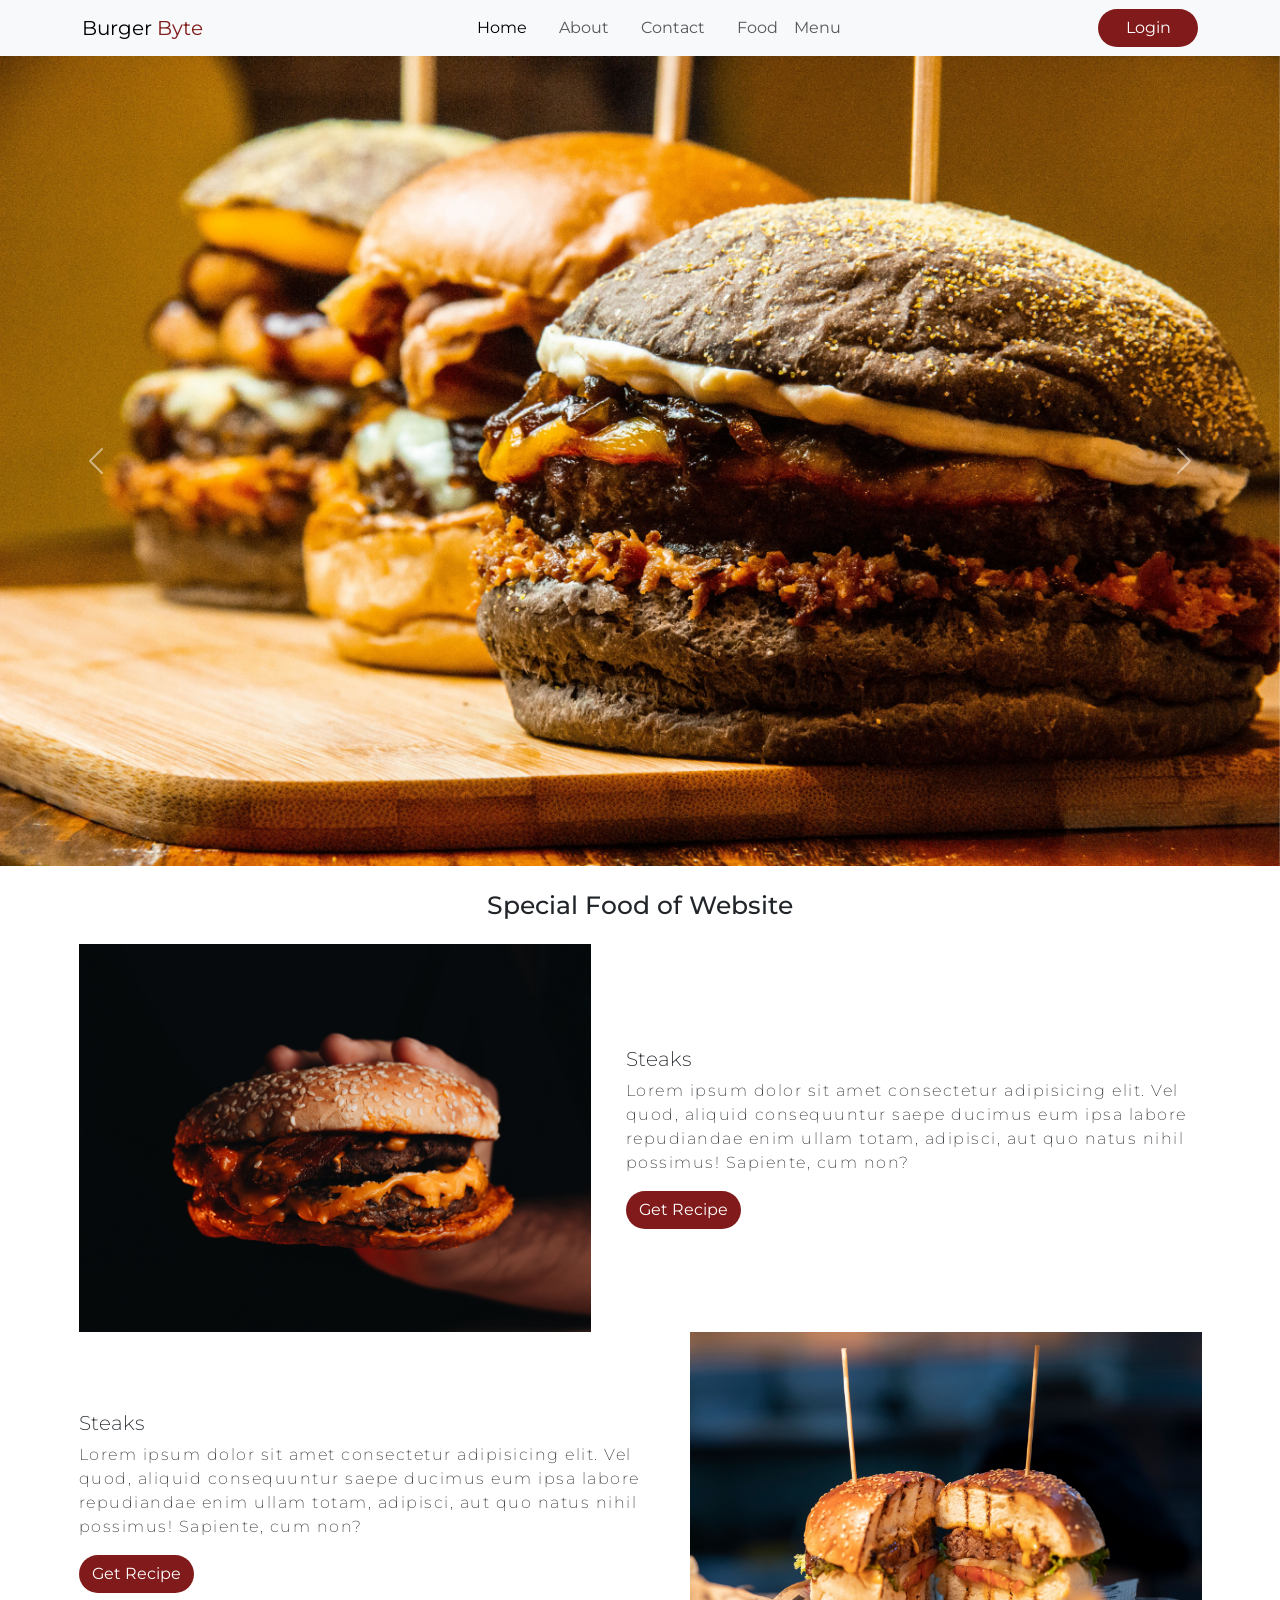
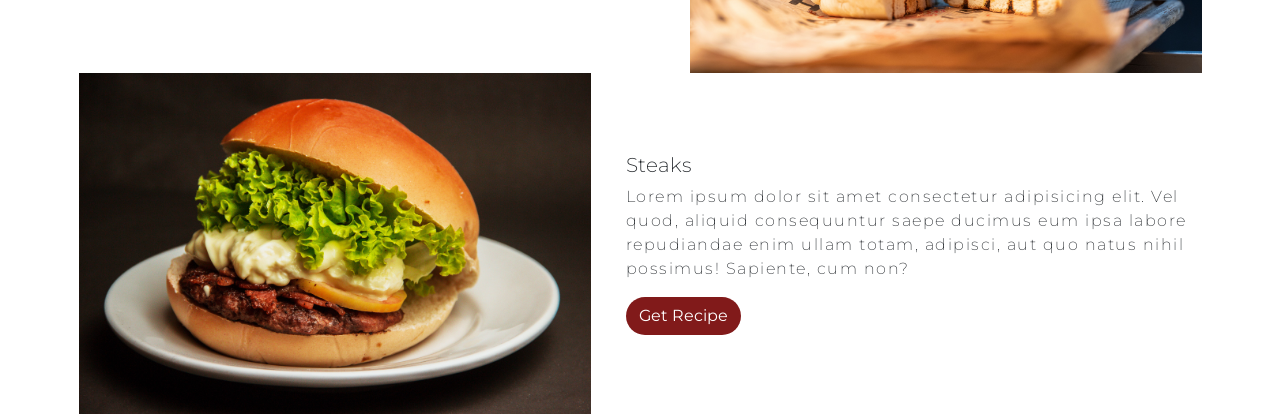
<file: index.html>
<!DOCTYPE html>
<html lang="en">

<head>
    <meta charset="UTF-8">
    <meta name="viewport" content="width=device-width, initial-scale=1.0">
    <title>Food Website</title>
    <link href="https://cdn.jsdelivr.net/npm/bootstrap@5.3.8/dist/css/bootstrap.min.css" rel="stylesheet"
        integrity="sha384-sRIl4kxILFvY47J16cr9ZwB07vP4J8+LH7qKQnuqkuIAvNWLzeN8tE5YBujZqJLB" crossorigin="anonymous">

    <!-- Custom CSS -->
    <link rel="stylesheet" href="style.css">
    <!-- Google fonts -->
    <style>
        @import url('https://fonts.googleapis.com/css2?family=Montserrat:ital,wght@0,100..900;1,100..900&display=swap');
    </style>
</head>

<body>
    <!-- Navbar -->
    <nav class="navbar navbar-expand-lg bg-body-tertiary">
        <div class="container">
            <a class="navbar-brand navbar-logo-text" href="#">Burger <span>Byte</span></a>
            <button class="navbar-toggler" type="button" data-bs-toggle="collapse"
                data-bs-target="#navbarSupportedContent" aria-controls="navbarSupportedContent" aria-expanded="false"
                aria-label="Toggle navigation">
                <span class="navbar-toggler-icon"></span>
            </button>
            <div class="collapse navbar-collapse" id="navbarSupportedContent">
                <ul class="navbar-nav me-auto ms-auto mb-2 mb-lg-0">
                    <li class="nav-item">
                        <a class="nav-link active pe-4" aria-current="page" href="/index.html">Home</a>
                    </li>
                    <li class="nav-item">
                        <a class="nav-link pe-4" href="/about.html">About</a>
                    </li>
                    <li class="nav-item">
                        <a class="nav-link pe-4" href="/contact.html">Contact</a>
                    </li>
                    <li class="nav-item">
                        <a class="nav-link" href="/food.html">Food</a>
                    </li>
                    <li class="nav-item">
                        <a class="nav-link" href="/menuItem.html">Menu</a>
                    </li>
                </ul>
                <form class="d-flex" role="search">
                    <button class="btn nav-btn" type="submit">Login</button>
                </form>
            </div>
        </div>
    </nav>

    <!-- Slider Section -->
    <div id="carouselExample" class="carousel slide">
        <div class="carousel-inner">
            <div class="carousel-item active">
                <img src="burger-images/burger-1.jpg" class="d-block w-100" alt="...">
            </div>
            <div class="carousel-item">
                <img src="burger-images/burger-2.jpg" class="d-block w-100" alt="...">
            </div>
            <div class="carousel-item">
                <img src="burger-images/burger-6.jpg" class="d-block w-100" alt="...">
            </div>
        </div>
        <button class="carousel-control-prev" type="button" data-bs-target="#carouselExample" data-bs-slide="prev">
            <span class="carousel-control-prev-icon" aria-hidden="true"></span>
            <span class="visually-hidden">Previous</span>
        </button>
        <button class="carousel-control-next" type="button" data-bs-target="#carouselExample" data-bs-slide="next">
            <span class="carousel-control-next-icon" aria-hidden="true"></span>
            <span class="visually-hidden">Next</span>
        </button>
    </div>

    <h1 class="mt-4 mb-4 text-center food-heading">Special Food of Website</h1>
    <section class="home-food-section">
        <div class="food">
            <img src="burger-images/burger-2.jpg" alt="">
            <div class="food-text">
                <h3>Steaks</h3>
                <p>Lorem ipsum dolor sit amet consectetur adipisicing elit. Vel quod, aliquid consequuntur saepe ducimus
                    eum ipsa labore repudiandae enim ullam totam, adipisci, aut quo natus nihil possimus! Sapiente, cum
                    non?</p>
                <button class="btn home-food-section-btn">Get Recipe</button>

            </div>
        </div>
        <div class="food reverse">
            <img src="burger-images/burger-9.jpg" alt="">
            <div class="food-text">
                <h3>Steaks</h3>
                <p>Lorem ipsum dolor sit amet consectetur adipisicing elit. Vel quod, aliquid consequuntur saepe ducimus
                    eum ipsa labore repudiandae enim ullam totam, adipisci, aut quo natus nihil possimus! Sapiente, cum
                    non?</p>
                <button class="btn home-food-section-btn">Get Recipe</button>

            </div>
        </div>
        <div class="food">
            <img src="burger-images/burger-6.jpg" alt="">
            <div class="food-text">
                <h3>Steaks</h3>
                <p>Lorem ipsum dolor sit amet consectetur adipisicing elit. Vel quod, aliquid consequuntur saepe ducimus
                    eum ipsa labore repudiandae enim ullam totam, adipisci, aut quo natus nihil possimus! Sapiente, cum
                    non?</p>
                <button class="btn home-food-section-btn">Get Recipe</button>

            </div>
        </div>
    </section>

    <!-- Footer Section -->


    <script src="https://cdn.jsdelivr.net/npm/bootstrap@5.3.8/dist/js/bootstrap.bundle.min.js"
        integrity="sha384-FKyoEForCGlyvwx9Hj09JcYn3nv7wiPVlz7YYwJrWVcXK/BmnVDxM+D2scQbITxI"
        crossorigin="anonymous"></script>
</body>

</html>
</file>
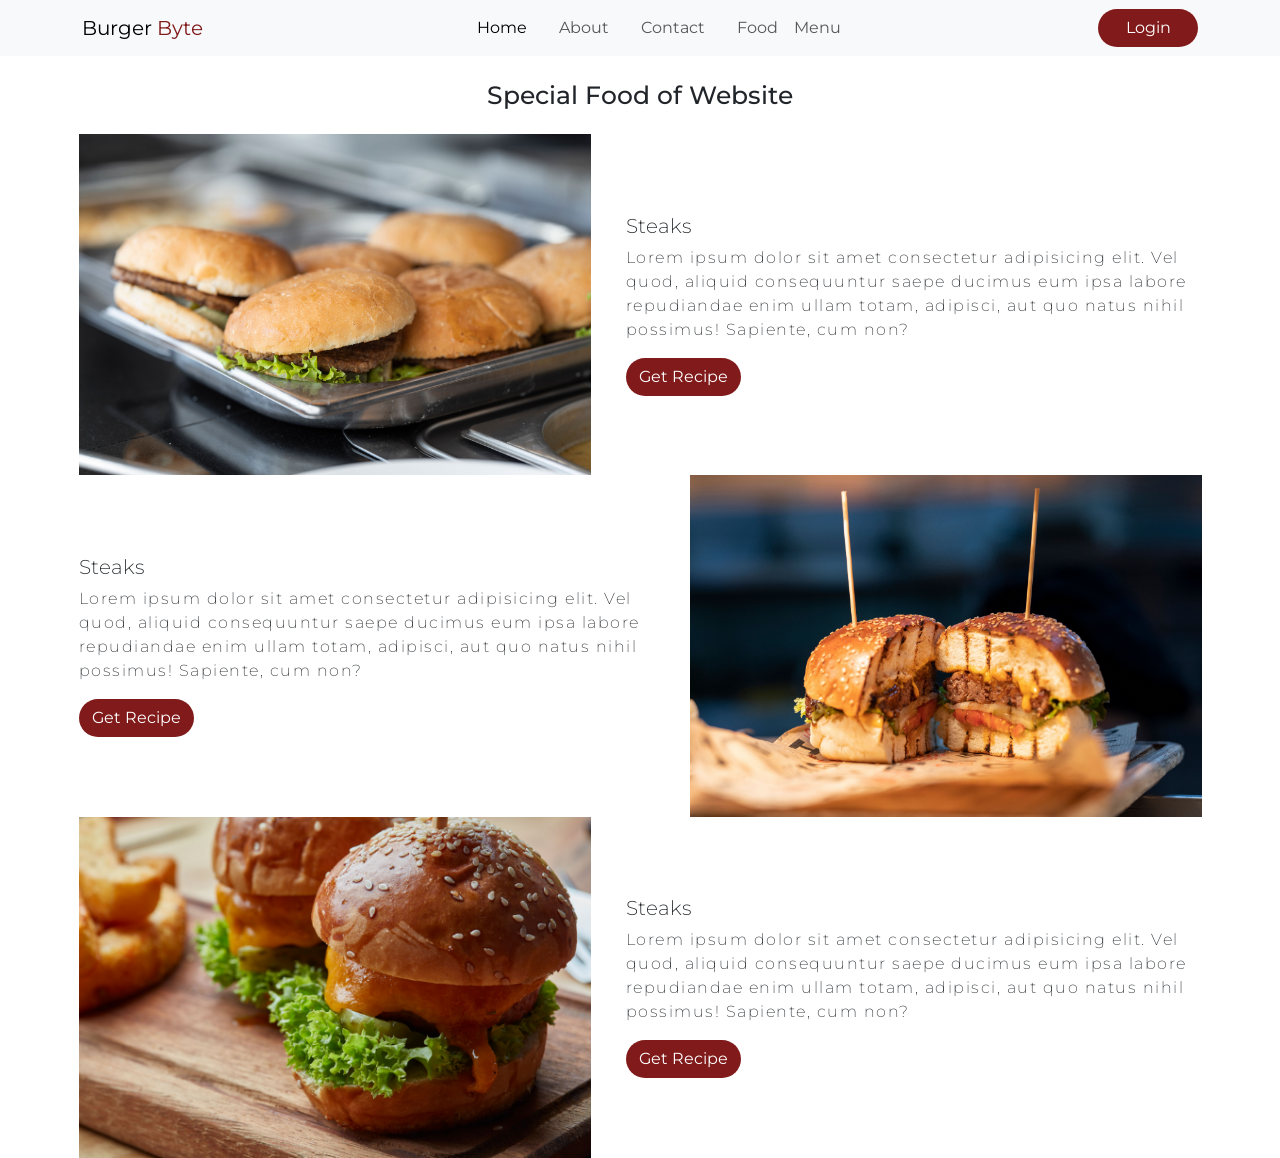
<file: about.html>
<!DOCTYPE html>
<html lang="en">

<head>
    <meta charset="UTF-8">
    <meta name="viewport" content="width=device-width, initial-scale=1.0">
    <title>About</title>
    <link href="https://cdn.jsdelivr.net/npm/bootstrap@5.3.8/dist/css/bootstrap.min.css" rel="stylesheet"
        integrity="sha384-sRIl4kxILFvY47J16cr9ZwB07vP4J8+LH7qKQnuqkuIAvNWLzeN8tE5YBujZqJLB" crossorigin="anonymous">

    <!-- Custom CSS -->
    <link rel="stylesheet" href="style.css">
    <!-- Google fonts -->
    <style>
        @import url('https://fonts.googleapis.com/css2?family=Montserrat:ital,wght@0,100..900;1,100..900&display=swap');
    </style>
</head>

<body>
    <!-- Navbar -->
    <nav class="navbar navbar-expand-lg bg-body-tertiary">
        <div class="container">
            <a class="navbar-brand navbar-logo-text" href="#">Burger <span>Byte</span></a>
            <button class="navbar-toggler" type="button" data-bs-toggle="collapse"
                data-bs-target="#navbarSupportedContent" aria-controls="navbarSupportedContent" aria-expanded="false"
                aria-label="Toggle navigation">
                <span class="navbar-toggler-icon"></span>
            </button>
            <div class="collapse navbar-collapse" id="navbarSupportedContent">
                <ul class="navbar-nav me-auto ms-auto mb-2 mb-lg-0">
                    <li class="nav-item">
                        <a class="nav-link active pe-4" aria-current="page" href="/index.html">Home</a>
                    </li>
                    <li class="nav-item">
                        <a class="nav-link pe-4" href="/about.html">About</a>
                    </li>
                    <li class="nav-item">
                        <a class="nav-link pe-4" href="/contact.html">Contact</a>
                    </li>
                    <li class="nav-item">
                        <a class="nav-link" href="/food.html">Food</a>
                    </li>
                    <li class="nav-item">
                        <a class="nav-link" href="/menuItem.html">Menu</a>
                    </li>
                </ul>
                <form class="d-flex" role="search">
                    <button class="btn nav-btn" type="submit">Login</button>
                </form>
            </div>
        </div>
    </nav>

    <!-- About us -->
    <h1 class="mt-4 mb-4 text-center food-heading">Special Food of Website</h1>
    <section class="home-food-section">
        <div class="food">
            <img src="burger-images/burger-8.jpg" alt="">
            <div class="food-text">
                <h3>Steaks</h3>
                <p>Lorem ipsum dolor sit amet consectetur adipisicing elit. Vel quod, aliquid consequuntur saepe ducimus
                    eum ipsa labore repudiandae enim ullam totam, adipisci, aut quo natus nihil possimus! Sapiente, cum
                    non?</p>
                <button class="btn home-food-section-btn">Get Recipe</button>

            </div>
        </div>
        <div class="food reverse">
            <img src="burger-images/burger-9.jpg" alt="">
            <div class="food-text">
                <h3>Steaks</h3>
                <p>Lorem ipsum dolor sit amet consectetur adipisicing elit. Vel quod, aliquid consequuntur saepe ducimus
                    eum ipsa labore repudiandae enim ullam totam, adipisci, aut quo natus nihil possimus! Sapiente, cum
                    non?</p>
                <button class="btn home-food-section-btn">Get Recipe</button>

            </div>
        </div>
        <div class="food">
            <img src="burger-images/burger-10.jpg" alt="">
            <div class="food-text">
                <h3>Steaks</h3>
                <p>Lorem ipsum dolor sit amet consectetur adipisicing elit. Vel quod, aliquid consequuntur saepe ducimus
                    eum ipsa labore repudiandae enim ullam totam, adipisci, aut quo natus nihil possimus! Sapiente, cum
                    non?</p>
                <button class="btn home-food-section-btn">Get Recipe</button>

            </div>
        </div>
    </section>

    <script src="https://cdn.jsdelivr.net/npm/bootstrap@5.3.8/dist/js/bootstrap.bundle.min.js"
        integrity="sha384-FKyoEForCGlyvwx9Hj09JcYn3nv7wiPVlz7YYwJrWVcXK/BmnVDxM+D2scQbITxI"
        crossorigin="anonymous"></script>
</body>

</html>
</file>
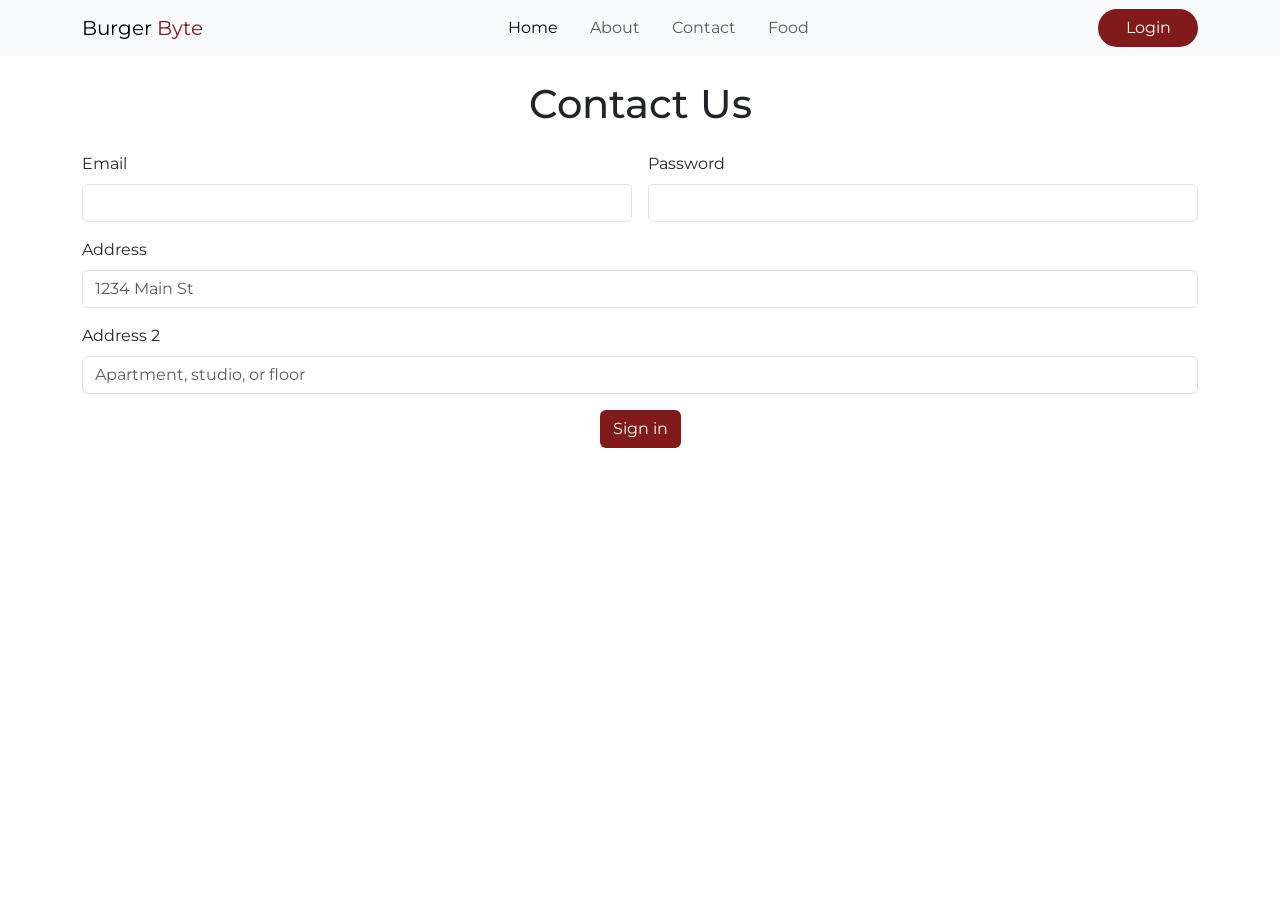
<file: contact.html>
<!DOCTYPE html>
<html lang="en">

<head>
    <meta charset="UTF-8">
    <meta name="viewport" content="width=device-width, initial-scale=1.0">
    <title>Contact us</title>
    <link href="https://cdn.jsdelivr.net/npm/bootstrap@5.3.8/dist/css/bootstrap.min.css" rel="stylesheet"
        integrity="sha384-sRIl4kxILFvY47J16cr9ZwB07vP4J8+LH7qKQnuqkuIAvNWLzeN8tE5YBujZqJLB" crossorigin="anonymous">

    <!-- Custom CSS -->
    <link rel="stylesheet" href="style.css">
    <!-- Google fonts -->
    <style>
        @import url('https://fonts.googleapis.com/css2?family=Montserrat:ital,wght@0,100..900;1,100..900&display=swap');
    </style>
</head>

<body>
    <!-- Navbar -->
    <nav class="navbar navbar-expand-lg bg-body-tertiary">
        <div class="container">
            <a class="navbar-brand navbar-logo-text" href="#">Burger <span>Byte</span></a>
            <button class="navbar-toggler" type="button" data-bs-toggle="collapse"
                data-bs-target="#navbarSupportedContent" aria-controls="navbarSupportedContent" aria-expanded="false"
                aria-label="Toggle navigation">
                <span class="navbar-toggler-icon"></span>
            </button>
            <div class="collapse navbar-collapse" id="navbarSupportedContent">
                <ul class="navbar-nav me-auto ms-auto mb-2 mb-lg-0">
                    <li class="nav-item">
                        <a class="nav-link active pe-4" aria-current="page" href="/index.html">Home</a>
                    </li>
                    <li class="nav-item">
                        <a class="nav-link pe-4" href="/about.html">About</a>
                    </li>
                    <li class="nav-item">
                        <a class="nav-link pe-4" href="/contact.html">Contact</a>
                    </li>
                    <li class="nav-item">
                        <a class="nav-link" href="/food.html">Food</a>
                    </li>
                </ul>
                <form class="d-flex" role="search">
                    <button class="btn nav-btn" type="submit">Login</button>
                </form>
            </div>
        </div>
    </nav>

    <!-- contact us form -->
    <h1 class="text-center mt-4 mb-4">Contact Us</h1>
    <div class="container">
        <form class="row g-3">
            <div class="col-md-6">
                <label for="inputEmail4" class="form-label">Email</label>
                <input type="email" class="form-control" id="inputEmail4">
            </div>
            <div class="col-md-6">
                <label for="inputPassword4" class="form-label">Password</label>
                <input type="password" class="form-control" id="inputPassword4">
            </div>
            <div class="col-12">
                <label for="inputAddress" class="form-label">Address</label>
                <input type="text" class="form-control" id="inputAddress" placeholder="1234 Main St">
            </div>
            <div class="col-12">
                <label for="inputAddress2" class="form-label">Address 2</label>
                <input type="text" class="form-control" id="inputAddress2" placeholder="Apartment, studio, or floor">
            </div>
            <div class="col-12 text-center">
                <button type="submit" class="btn contact-us-btn">Sign in</button>
            </div>
        </form>
    </div>

    <script src="https://cdn.jsdelivr.net/npm/bootstrap@5.3.8/dist/js/bootstrap.bundle.min.js"
        integrity="sha384-FKyoEForCGlyvwx9Hj09JcYn3nv7wiPVlz7YYwJrWVcXK/BmnVDxM+D2scQbITxI"
        crossorigin="anonymous"></script>

</body>

</html>
</file>
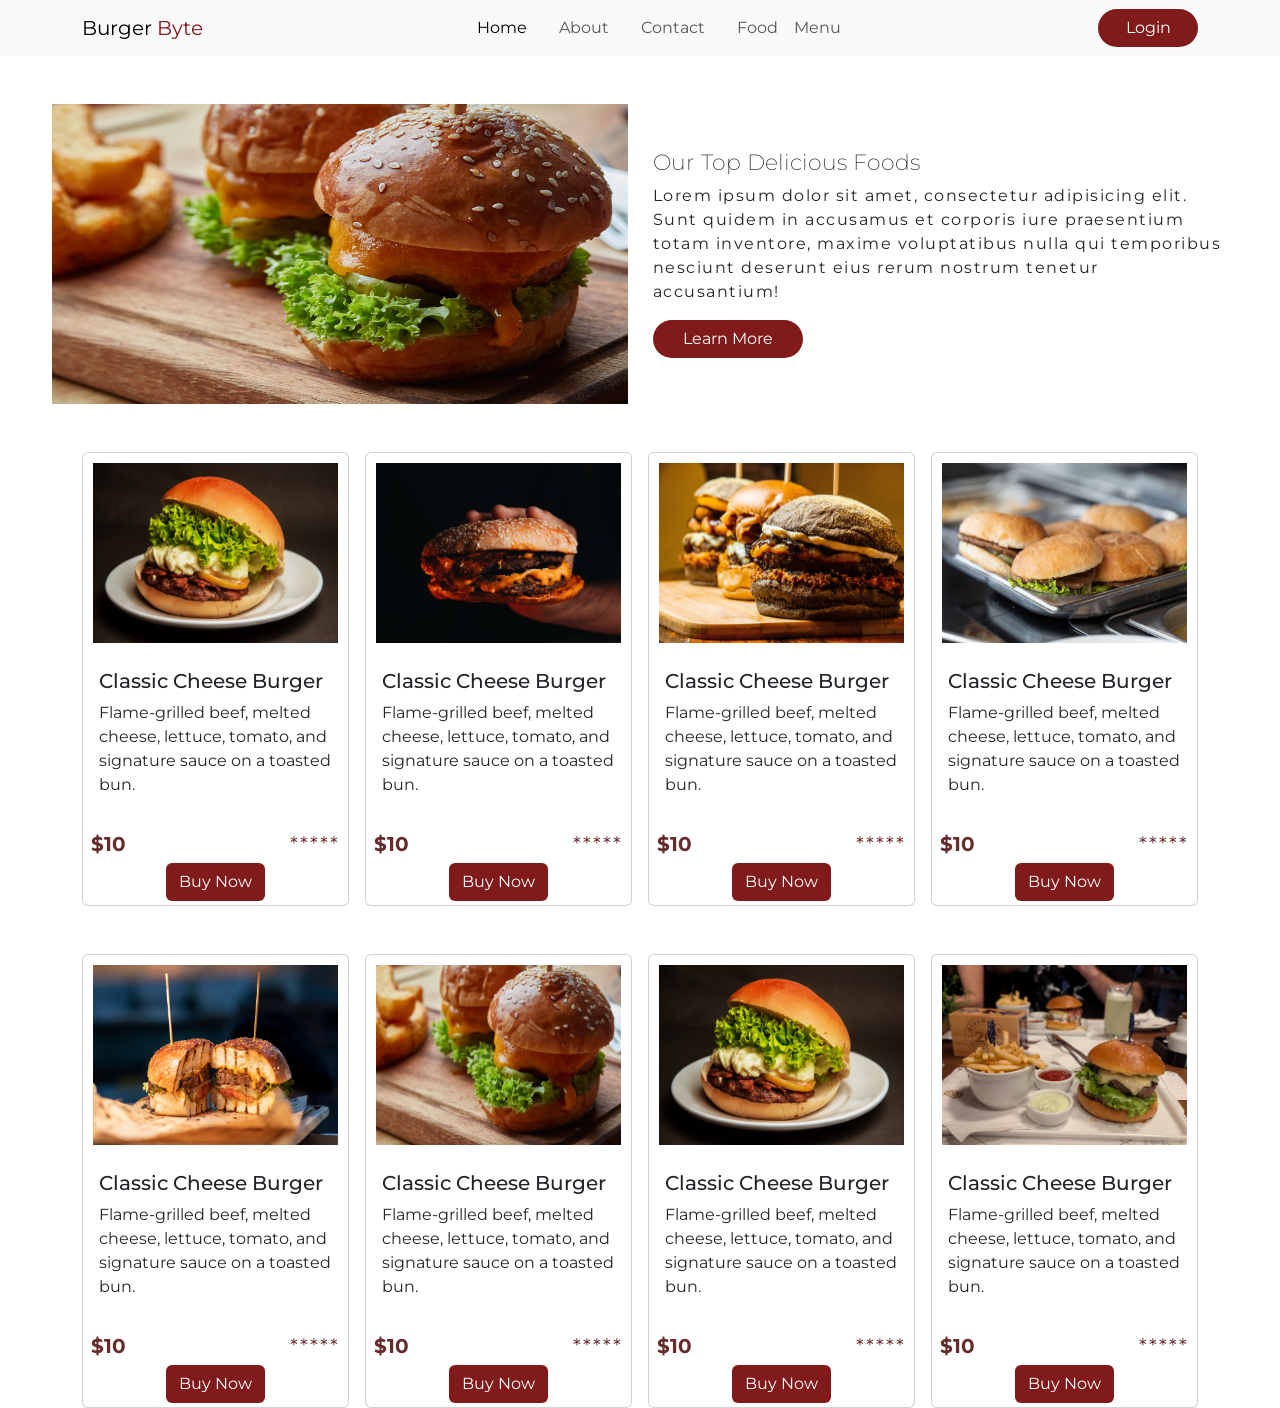
<file: food.html>
<!DOCTYPE html>
<html lang="en">

<head>
    <meta charset="UTF-8">
    <meta name="viewport" content="width=device-width, initial-scale=1.0">
    <title>Food</title>
    <link href="https://cdn.jsdelivr.net/npm/bootstrap@5.3.8/dist/css/bootstrap.min.css" rel="stylesheet"
        integrity="sha384-sRIl4kxILFvY47J16cr9ZwB07vP4J8+LH7qKQnuqkuIAvNWLzeN8tE5YBujZqJLB" crossorigin="anonymous">

    <!-- Custom CSS -->
    <link rel="stylesheet" href="style.css">
    <!-- Google fonts -->
    <style>
        @import url('https://fonts.googleapis.com/css2?family=Montserrat:ital,wght@0,100..900;1,100..900&display=swap');
    </style>
</head>

<body>
    <!-- Navbar -->
    <nav class="navbar navbar-expand-lg bg-body-tertiary">
        <div class="container">
            <a class="navbar-brand navbar-logo-text" href="#">Burger <span>Byte</span></a>
            <button class="navbar-toggler" type="button" data-bs-toggle="collapse"
                data-bs-target="#navbarSupportedContent" aria-controls="navbarSupportedContent" aria-expanded="false"
                aria-label="Toggle navigation">
                <span class="navbar-toggler-icon"></span>
            </button>
            <div class="collapse navbar-collapse" id="navbarSupportedContent">
                <ul class="navbar-nav me-auto ms-auto mb-2 mb-lg-0">
                    <li class="nav-item">
                        <a class="nav-link active pe-4" aria-current="page" href="/index.html">Home</a>
                    </li>
                    <li class="nav-item">
                        <a class="nav-link pe-4" href="/about.html">About</a>
                    </li>
                    <li class="nav-item">
                        <a class="nav-link pe-4" href="/contact.html">Contact</a>
                    </li>
                    <li class="nav-item">
                        <a class="nav-link" href="/food.html">Food</a>
                    </li>
                    <li class="nav-item">
                        <a class="nav-link" href="/menuItem.html">Menu</a>
                    </li>
                </ul>
                <form class="d-flex" role="search">
                    <button class="btn nav-btn" type="submit">Login</button>
                </form>
            </div>
        </div>
    </nav>

    <!-- food section (Top Foods) -->
    <section class="top-food-section mt-5 mb-5">
        <img src="burger-images/burger-10.jpg" alt="">
        <div class="top-food-section-text">
            <h2>Our Top Delicious Foods</h2>
            <p>Lorem ipsum dolor sit amet, consectetur adipisicing elit. Sunt quidem in accusamus et corporis iure
                praesentium totam inventore, maxime voluptatibus nulla qui temporibus nesciunt deserunt eius rerum
                nostrum tenetur accusantium!</p>
            <button class="btn food-section-btn">Learn More</button>
        </div>

    </section>

    <!-- Food Cards Section -->
    <section class="food-cards container">
        <div class="row gx-3 gy-5">

            <!-- Food card -->
            <div class="col-lg-3 col-sm-6 col-12">
                <div class="card">
                    <img src="burger-images/burger-6.jpg" alt="">
                    <div class="card-body">
                        <h5>Classic Cheese Burger</h5>
                        <p> Flame-grilled beef, melted cheese, lettuce, tomato, and signature sauce on
                            a toasted bun.</p>
                    </div>
                    <div class="d-flex justify-content-between align-items-center">
                        <span class="food-price ps-2">$10</span>
                        <span class="food-rating pe-2">*****</span>
                    </div>
                    <div class="food-card-section-btn text-center mt-1 mb-1">
                        <button class="btn">Buy Now</button>
                    </div>

                </div>
            </div>
            <div class="col-lg-3 col-sm-6 col-12">
                <div class="card">
                    <img src="burger-images/burger-2.jpg" alt="">
                    <div class="card-body">
                        <h5>Classic Cheese Burger</h5>
                        <p> Flame-grilled beef, melted cheese, lettuce, tomato, and signature sauce on
                            a toasted bun.</p>
                    </div>
                    <div class="d-flex justify-content-between align-items-center">
                        <span class="food-price ps-2">$10</span>
                        <span class="food-rating pe-2">*****</span>
                    </div>
                    <div class="food-card-section-btn text-center mt-1 mb-1">
                        <button class="btn">Buy Now</button>
                    </div>

                </div>
            </div>
            <div class="col-lg-3 col-sm-6 col-12">
                <div class="card">
                    <img src="burger-images/burger-1.jpg" alt="">
                    <div class="card-body">
                        <h5>Classic Cheese Burger</h5>
                        <p> Flame-grilled beef, melted cheese, lettuce, tomato, and signature sauce on
                            a toasted bun.</p>
                    </div>
                    <div class="d-flex justify-content-between align-items-center">
                        <span class="food-price ps-2">$10</span>
                        <span class="food-rating pe-2">*****</span>
                    </div>
                    <div class="food-card-section-btn text-center mt-1 mb-1">
                        <button class="btn">Buy Now</button>
                    </div>

                </div>
            </div>
            <div class="col-lg-3 col-sm-6 col-12">
                <div class="card">
                    <img src="burger-images/burger-8.jpg" alt="">
                    <div class="card-body">
                        <h5>Classic Cheese Burger</h5>
                        <p> Flame-grilled beef, melted cheese, lettuce, tomato, and signature sauce on
                            a toasted bun.</p>
                    </div>
                    <div class="d-flex justify-content-between align-items-center">
                        <span class="food-price ps-2">$10</span>
                        <span class="food-rating pe-2">*****</span>
                    </div>
                    <div class="food-card-section-btn text-center mt-1 mb-1">
                        <button class="btn">Buy Now</button>
                    </div>

                </div>
            </div>
            <div class="col-lg-3 col-sm-6 col-12">
                <div class="card">
                    <img src="burger-images/burger-9.jpg" alt="">
                    <div class="card-body">
                        <h5>Classic Cheese Burger</h5>
                        <p> Flame-grilled beef, melted cheese, lettuce, tomato, and signature sauce on
                            a toasted bun.</p>
                    </div>
                    <div class="d-flex justify-content-between align-items-center">
                        <span class="food-price ps-2">$10</span>
                        <span class="food-rating pe-2">*****</span>
                    </div>
                    <div class="food-card-section-btn text-center mt-1 mb-1">
                        <button class="btn">Buy Now</button>
                    </div>

                </div>
            </div>
            <div class="col-lg-3 col-sm-6 col-12">
                <div class="card">
                    <img src="burger-images/burger-10.jpg" alt="">
                    <div class="card-body">
                        <h5>Classic Cheese Burger</h5>
                        <p> Flame-grilled beef, melted cheese, lettuce, tomato, and signature sauce on
                            a toasted bun.</p>
                    </div>
                    <div class="d-flex justify-content-between align-items-center">
                        <span class="food-price ps-2">$10</span>
                        <span class="food-rating pe-2">*****</span>
                    </div>
                    <div class="food-card-section-btn text-center mt-1 mb-1">
                        <button class="btn">Buy Now</button>
                    </div>

                </div>
            </div>
            <div class="col-lg-3 col-sm-6 col-12">
                <div class="card">
                    <img src="burger-images/burger-6.jpg" alt="">
                    <div class="card-body">
                        <h5>Classic Cheese Burger</h5>
                        <p> Flame-grilled beef, melted cheese, lettuce, tomato, and signature sauce on
                            a toasted bun.</p>
                    </div>
                    <div class="d-flex justify-content-between align-items-center">
                        <span class="food-price ps-2">$10</span>
                        <span class="food-rating pe-2">*****</span>
                    </div>
                    <div class="food-card-section-btn text-center mt-1 mb-1">
                        <button class="btn">Buy Now</button>
                    </div>

                </div>
            </div>
            <div class="col-lg-3 col-sm-6 col-12">
                <div class="card">
                    <img src="burger-images/burger-5.jpg" alt="">
                    <div class="card-body">
                        <h5>Classic Cheese Burger</h5>
                        <p> Flame-grilled beef, melted cheese, lettuce, tomato, and signature sauce on
                            a toasted bun.</p>
                    </div>
                    <div class="d-flex justify-content-between align-items-center">
                        <span class="food-price ps-2">$10</span>
                        <span class="food-rating pe-2">*****</span>
                    </div>
                    <div class="food-card-section-btn text-center mt-1 mb-1">
                        <button class="btn">Buy Now</button>
                    </div>

                </div>
            </div>
        </div>

    </section>

    <script src="https://cdn.jsdelivr.net/npm/bootstrap@5.3.8/dist/js/bootstrap.bundle.min.js"
        integrity="sha384-FKyoEForCGlyvwx9Hj09JcYn3nv7wiPVlz7YYwJrWVcXK/BmnVDxM+D2scQbITxI"
        crossorigin="anonymous"></script>
</body>

</html>
</file>
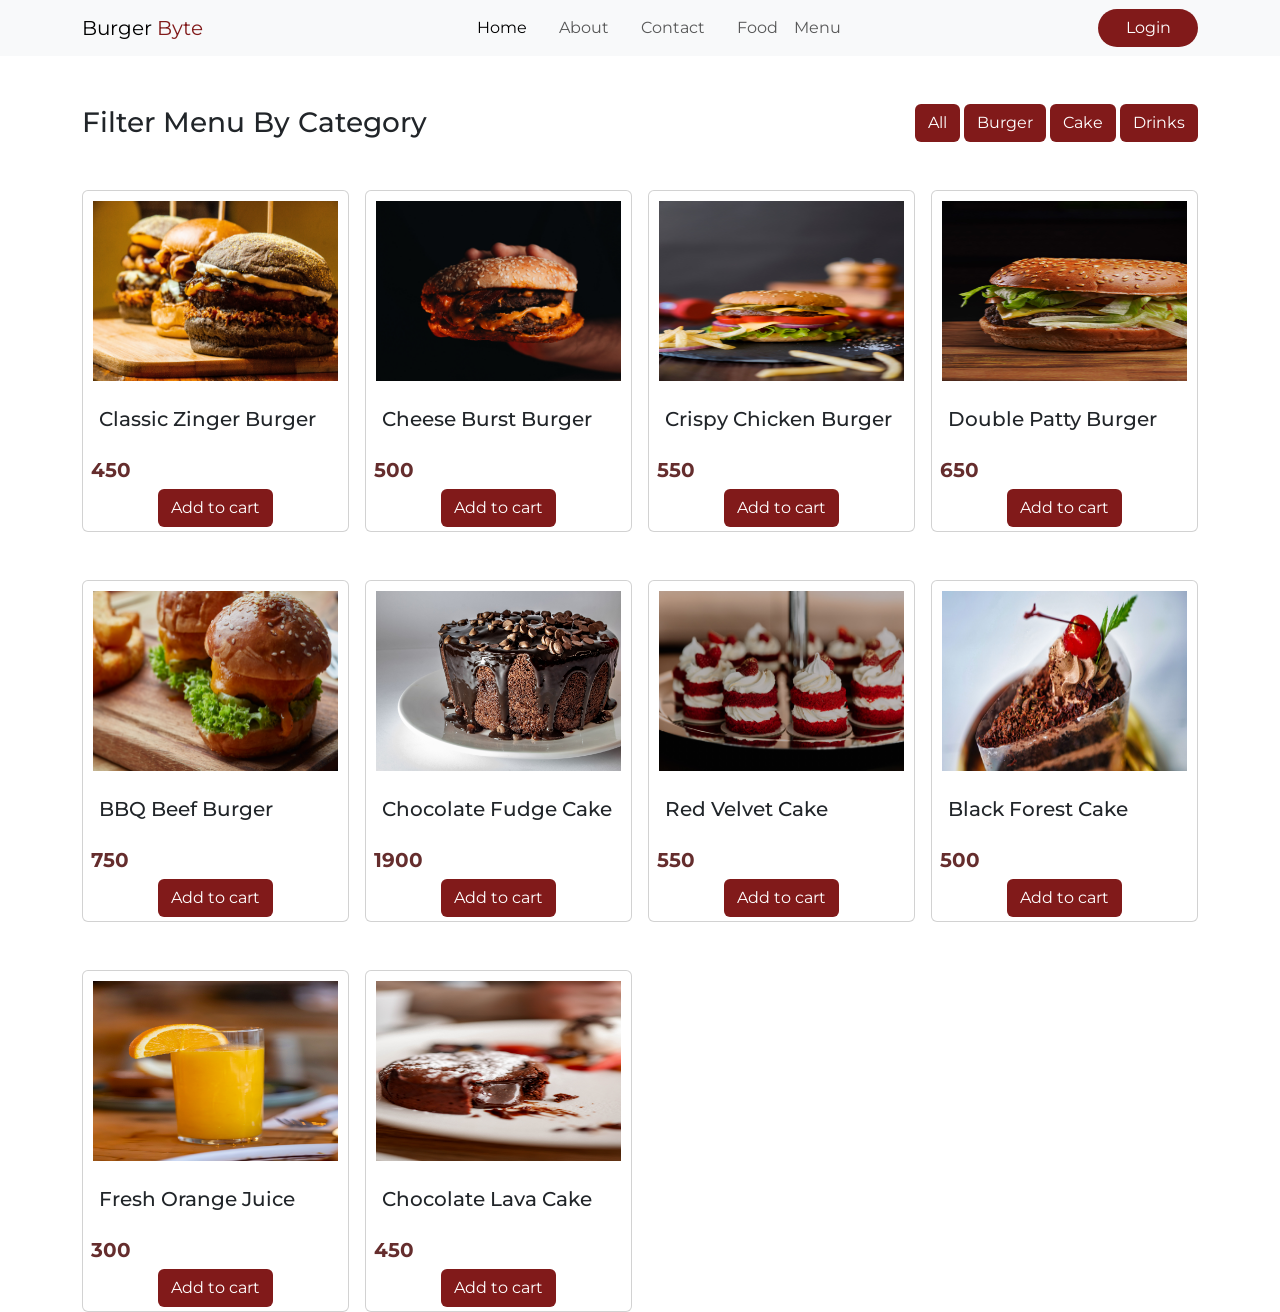
<file: menuItem.html>
<!DOCTYPE html>
<html lang="en">

<head>
    <meta charset="UTF-8">
    <meta name="viewport" content="width=device-width, initial-scale=1.0">
    <title>BurgerByte Menu</title>
    <link href="https://cdn.jsdelivr.net/npm/bootstrap@5.3.8/dist/css/bootstrap.min.css" rel="stylesheet"
        integrity="sha384-sRIl4kxILFvY47J16cr9ZwB07vP4J8+LH7qKQnuqkuIAvNWLzeN8tE5YBujZqJLB" crossorigin="anonymous">

    <!-- Custom CSS -->
    <link rel="stylesheet" href="style.css">
    <!-- Google fonts -->
    <style>
        @import url('https://fonts.googleapis.com/css2?family=Montserrat:ital,wght@0,100..900;1,100..900&display=swap');
    </style>
</head>

<body>
    <!-- Navbar -->
    <nav class="navbar navbar-expand-lg bg-body-tertiary">
        <div class="container">
            <a class="navbar-brand navbar-logo-text" href="#">Burger <span>Byte</span></a>
            <button class="navbar-toggler" type="button" data-bs-toggle="collapse"
                data-bs-target="#navbarSupportedContent" aria-controls="navbarSupportedContent" aria-expanded="false"
                aria-label="Toggle navigation">
                <span class="navbar-toggler-icon"></span>
            </button>
            <div class="collapse navbar-collapse" id="navbarSupportedContent">
                <ul class="navbar-nav me-auto ms-auto mb-2 mb-lg-0">
                    <li class="nav-item">
                        <a class="nav-link active pe-4" aria-current="page" href="/index.html">Home</a>
                    </li>
                    <li class="nav-item">
                        <a class="nav-link pe-4" href="/about.html">About</a>
                    </li>
                    <li class="nav-item">
                        <a class="nav-link pe-4" href="/contact.html">Contact</a>
                    </li>
                    <li class="nav-item">
                        <a class="nav-link" href="/food.html">Food</a>
                    </li>
                    <li class="nav-item">
                        <a class="nav-link" href="/menuItem.html">Menu</a>
                    </li>
                </ul>
                <form class="d-flex" role="search">
                    <button class="btn nav-btn" type="submit">Login</button>
                </form>
            </div>
        </div>
    </nav>

    <!-- Menu Items -->
    <div class="container menu-item-filter-container">
        <h3 class="mt-3 mb-3">Filter Menu By Category</h3>
        <div class="mt-5 mb-5">
            <button id="display-all-items" class="btn menu-item-filter-btn">All</button>
            <button id="filter-burger-btn" class="btn menu-item-filter-btn">Burger</button>
            <button id="filter-cake-btn" class="btn menu-item-filter-btn">Cake</button>
            <button id="filter-drink-btn" class="btn menu-item-filter-btn">Drinks</button>
        </div>
    </div>

    <!-- Menu Items will display here -->
    <section class="container">
        <div class="row gx-3 gy-5" id="menu-cards-container">
            <!-- Menu Item cards display here -->
        </div>
    </section>

    <script src="script.js"></script>
    <script src="https://cdn.jsdelivr.net/npm/bootstrap@5.3.8/dist/js/bootstrap.bundle.min.js"
        integrity="sha384-FKyoEForCGlyvwx9Hj09JcYn3nv7wiPVlz7YYwJrWVcXK/BmnVDxM+D2scQbITxI"
        crossorigin="anonymous"></script>
</body>

</html>
</file>
<file: style.css>
body {
    font-family: "Montserrat", sans-serif;
}

/* logo */
.navbar-logo-text span {
    color: rgb(129, 26, 26);

}

.nav-btn {
    background-color: rgb(129, 26, 26);
    color: white;
    border-radius: 25px;
    width: 100px;
}

.nav-btn:hover {
    background-color: rgb(101, 45, 45);
    color: white;
}

.carousel-item img {
    height: 90vh;
}

.food-heading {
    font-size: 25px;
    letter-spacing: 1.5;
}

/* index page/home page */
/* Special Food Section */
.food {
    display: flex;
    justify-content: center;
    align-items: center;
    gap: 35px;
}

.food img {
    width: 40%;

}

.food .food-text {
    width: 45%;
}

.food.reverse {
    flex-direction: row-reverse;
}

.food-text h3 {
    font-size: 20px;
    font-weight: 250;
}

.food-text p {
    font-weight: 200;
    letter-spacing: 1.5px;
}

.home-food-section-btn {
    background-color: rgb(129, 26, 26);
    color: white;
    border-radius: 25px;
}

.home-food-section-btn:hover {
    background-color: rgb(101, 45, 45);
    color: white;
}

/* Media Queries for home food section */

@media (max-width:900px) {
    .food {
        flex-direction: column;
        margin: 20px 0;
    }

    .food.reverse {
        flex-direction: column;
    }

    .food img {
        width: 90%;
    }

    .food .food-text {
        width: 90%;
    }
}

/* Food page */
/* Our Top Delicious Foods */

.top-food-section {
    display: flex;
    justify-content: center;
    align-items: center;
    gap: 25px;
}

.top-food-section img {
    height: 300px;
    width: 45%;
}

.top-food-section .top-food-section-text {
    width: 45%;
}

.top-food-section-text h2 {
    font-size: 22px;
    font-weight: 200;
}

.top-food-section-text p {
    letter-spacing: 1.5px;

}

.food-section-btn {
    background-color: rgb(129, 26, 26);
    color: white;
    border-radius: 25px;
    width: 150px;
}

.food-section-btn:hover {
    background-color: rgb(101, 45, 45);
    color: white;
}

/* Media Queries for food section */

@media(max-width : 900px) {
    .top-food-section {
        flex-direction: column;
    }

    .top-food-section {
        width: 90%;
    }

    .top-food-section .top-food-section-text {
        width: 90%;
    }

    .top-food-section img {
        width: 90%;
    }
}

.card img {
    height: 200px;
    padding: 10px;
    border: none;
}

/* Food Cards */

.food-card-section-btn button {
    background-color: rgb(129, 26, 26);
    color: white;
}

.food-card-section-btn button:hover {
    background-color: rgb(101, 45, 45);
    color: white;
}

.food-price {
    font-size: 16px;
    color: rgb(101, 45, 45);
    font-weight: bold;
    font-size: 20px;
}

.food-rating {
    color: rgb(101, 45, 45);
    letter-spacing: 2px;
    font-size: 20px;
}

/* contact us page */

.contact-us-btn {
    background-color: rgb(129, 26, 26);
    color: white;
}

.contact-us-btn:hover {
    background-color: rgb(101, 45, 45);
    color: white;
}

/* Menu Items Page */

.menu-item-filter-container {
    display: flex;
    justify-content: space-between;
    align-items: center;

}

.menu-item-filter-btn {
    background-color: rgb(129, 26, 26);
    color: white;
}

.menu-item-filter-btn:hover {
    background-color: rgb(101, 45, 45);
    color: white;
}

@media(max-width:900px) {
    .menu-item-filter-container{
        display: flex;
        flex-direction: column;
        align-items: center;
        text-align: center;
    }
}
</file>
